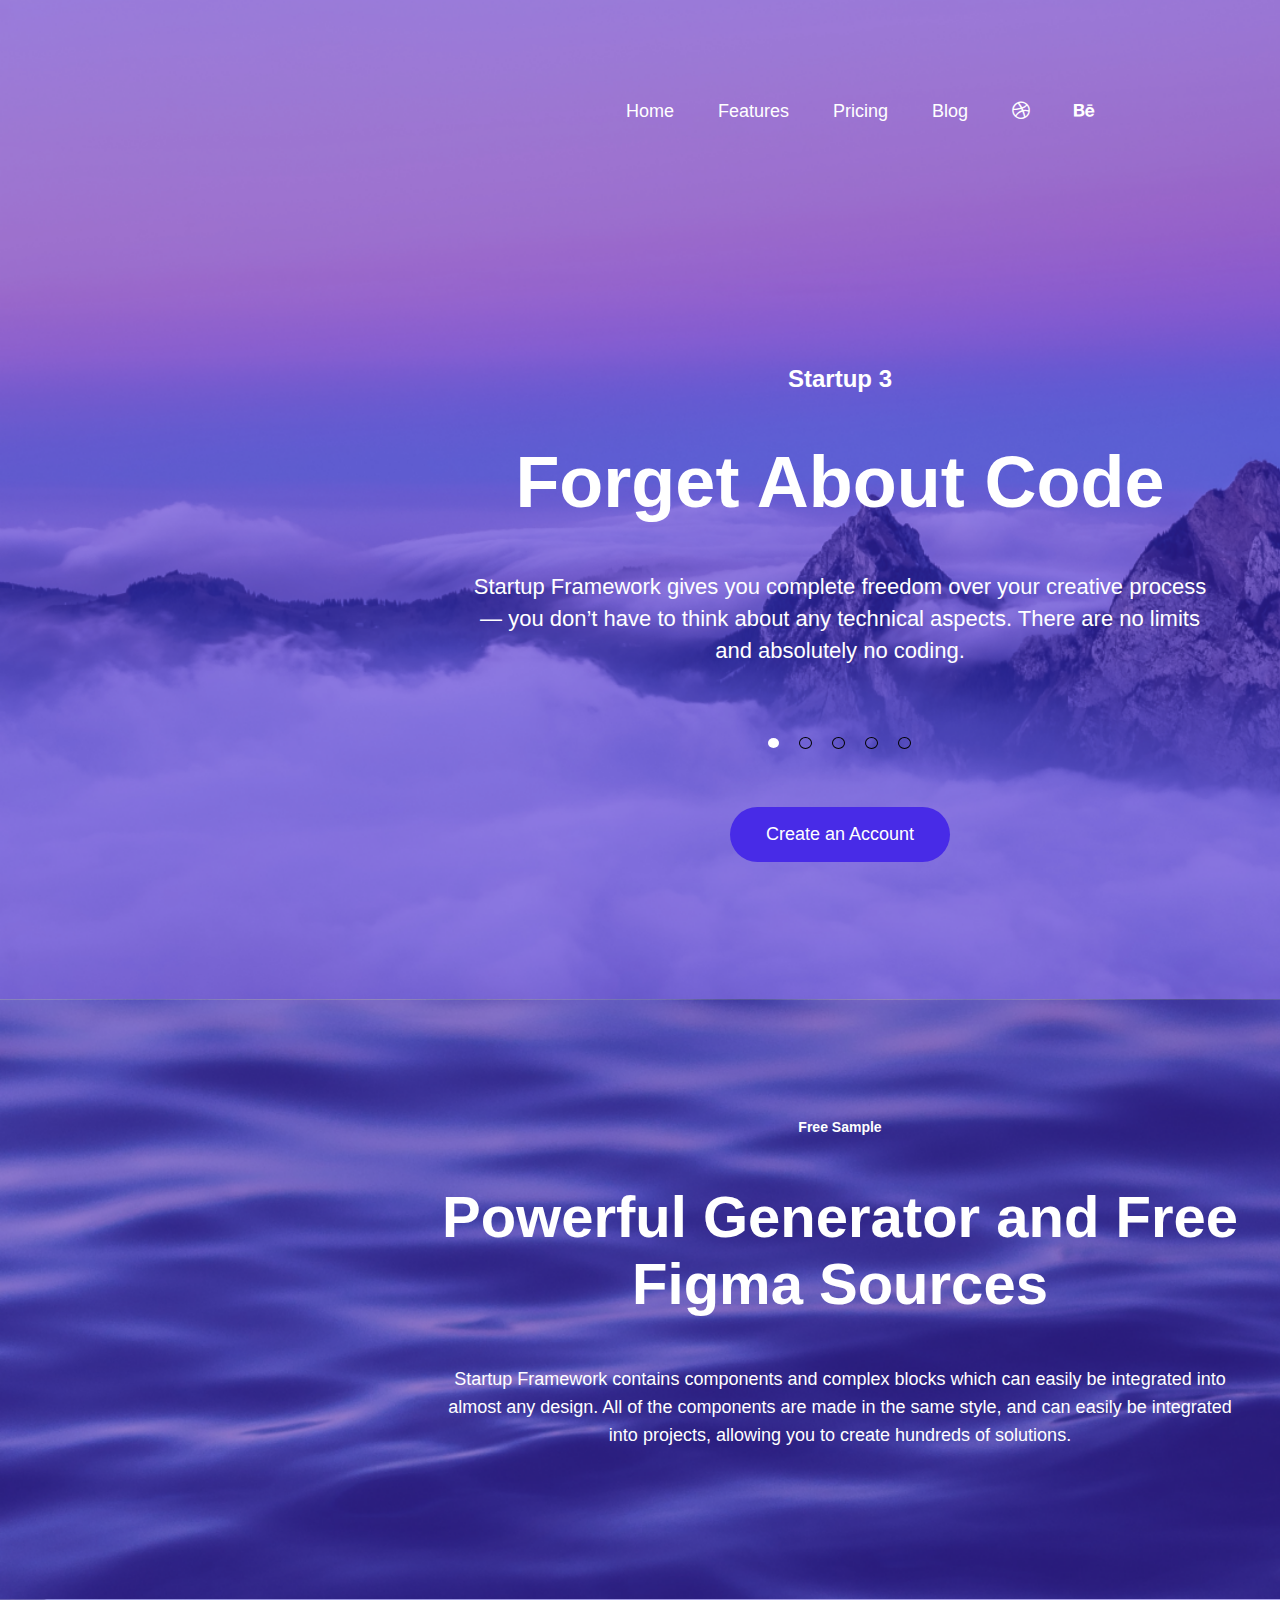
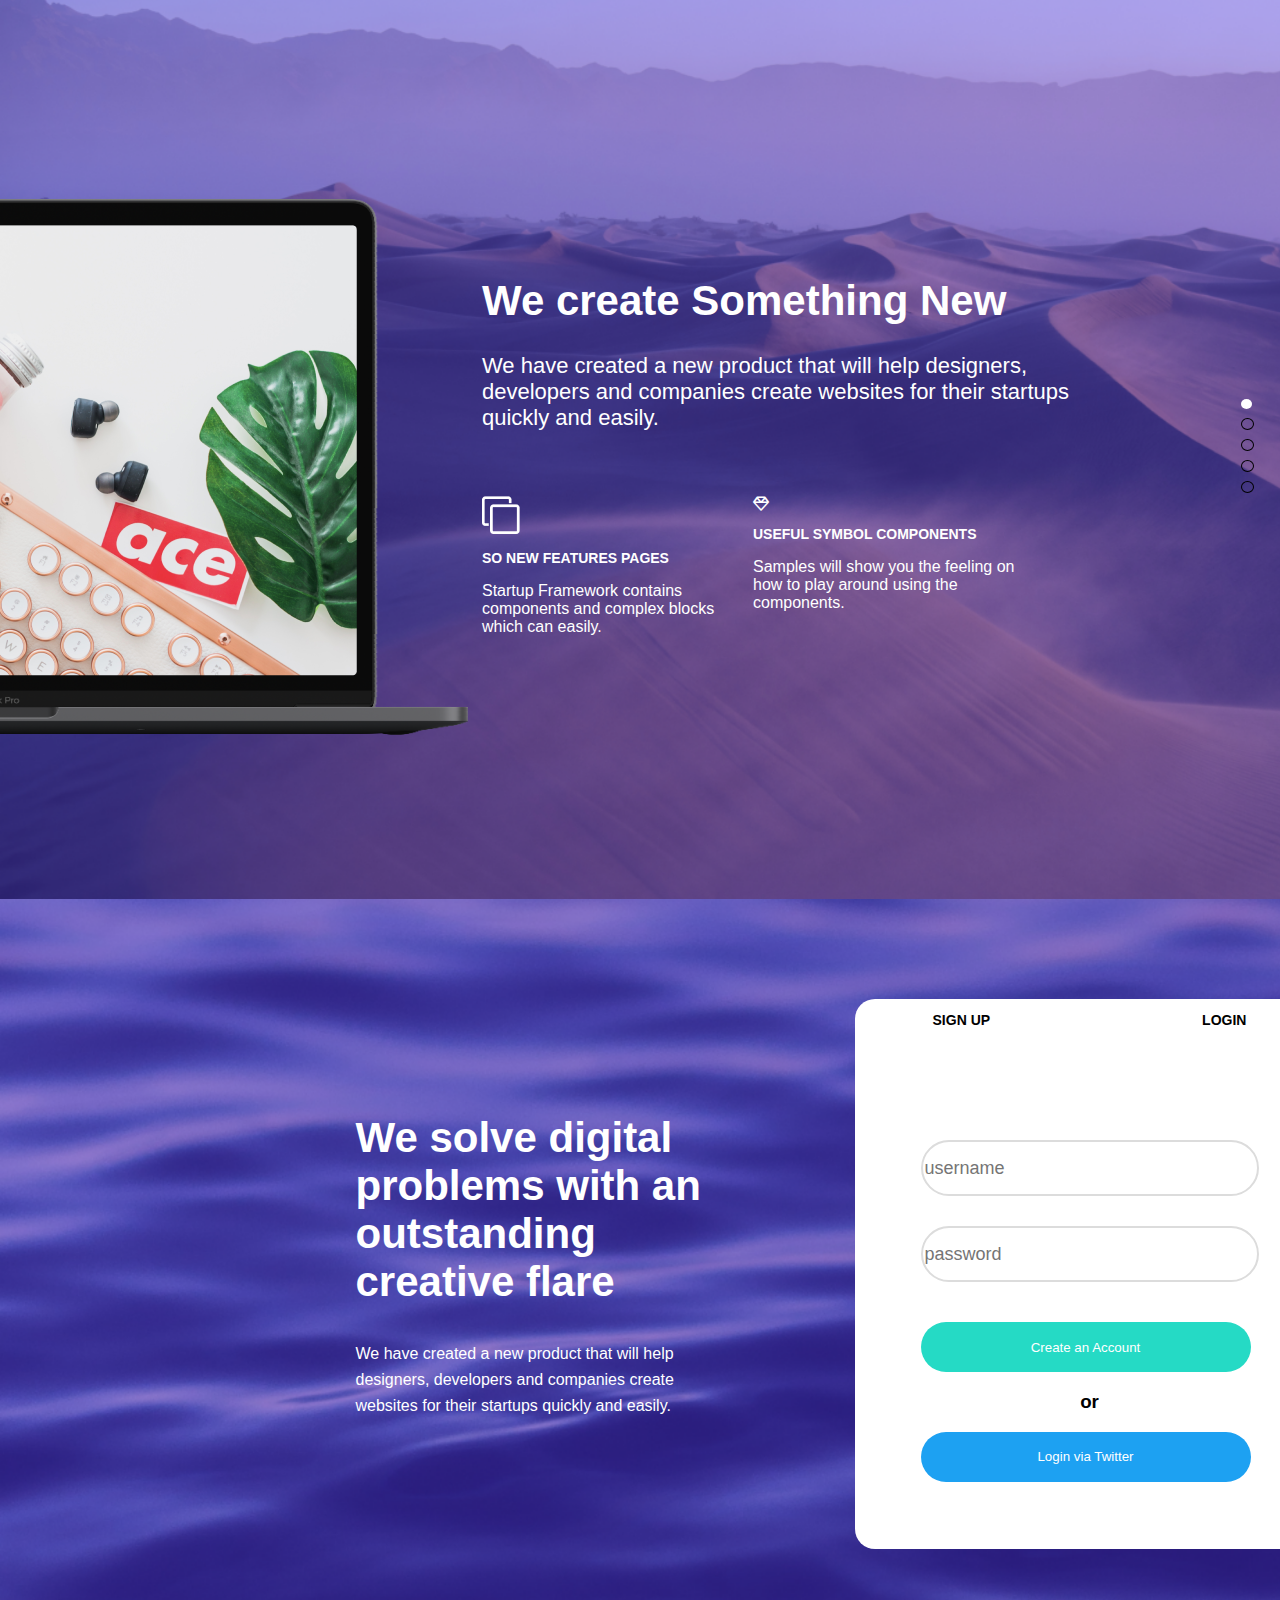
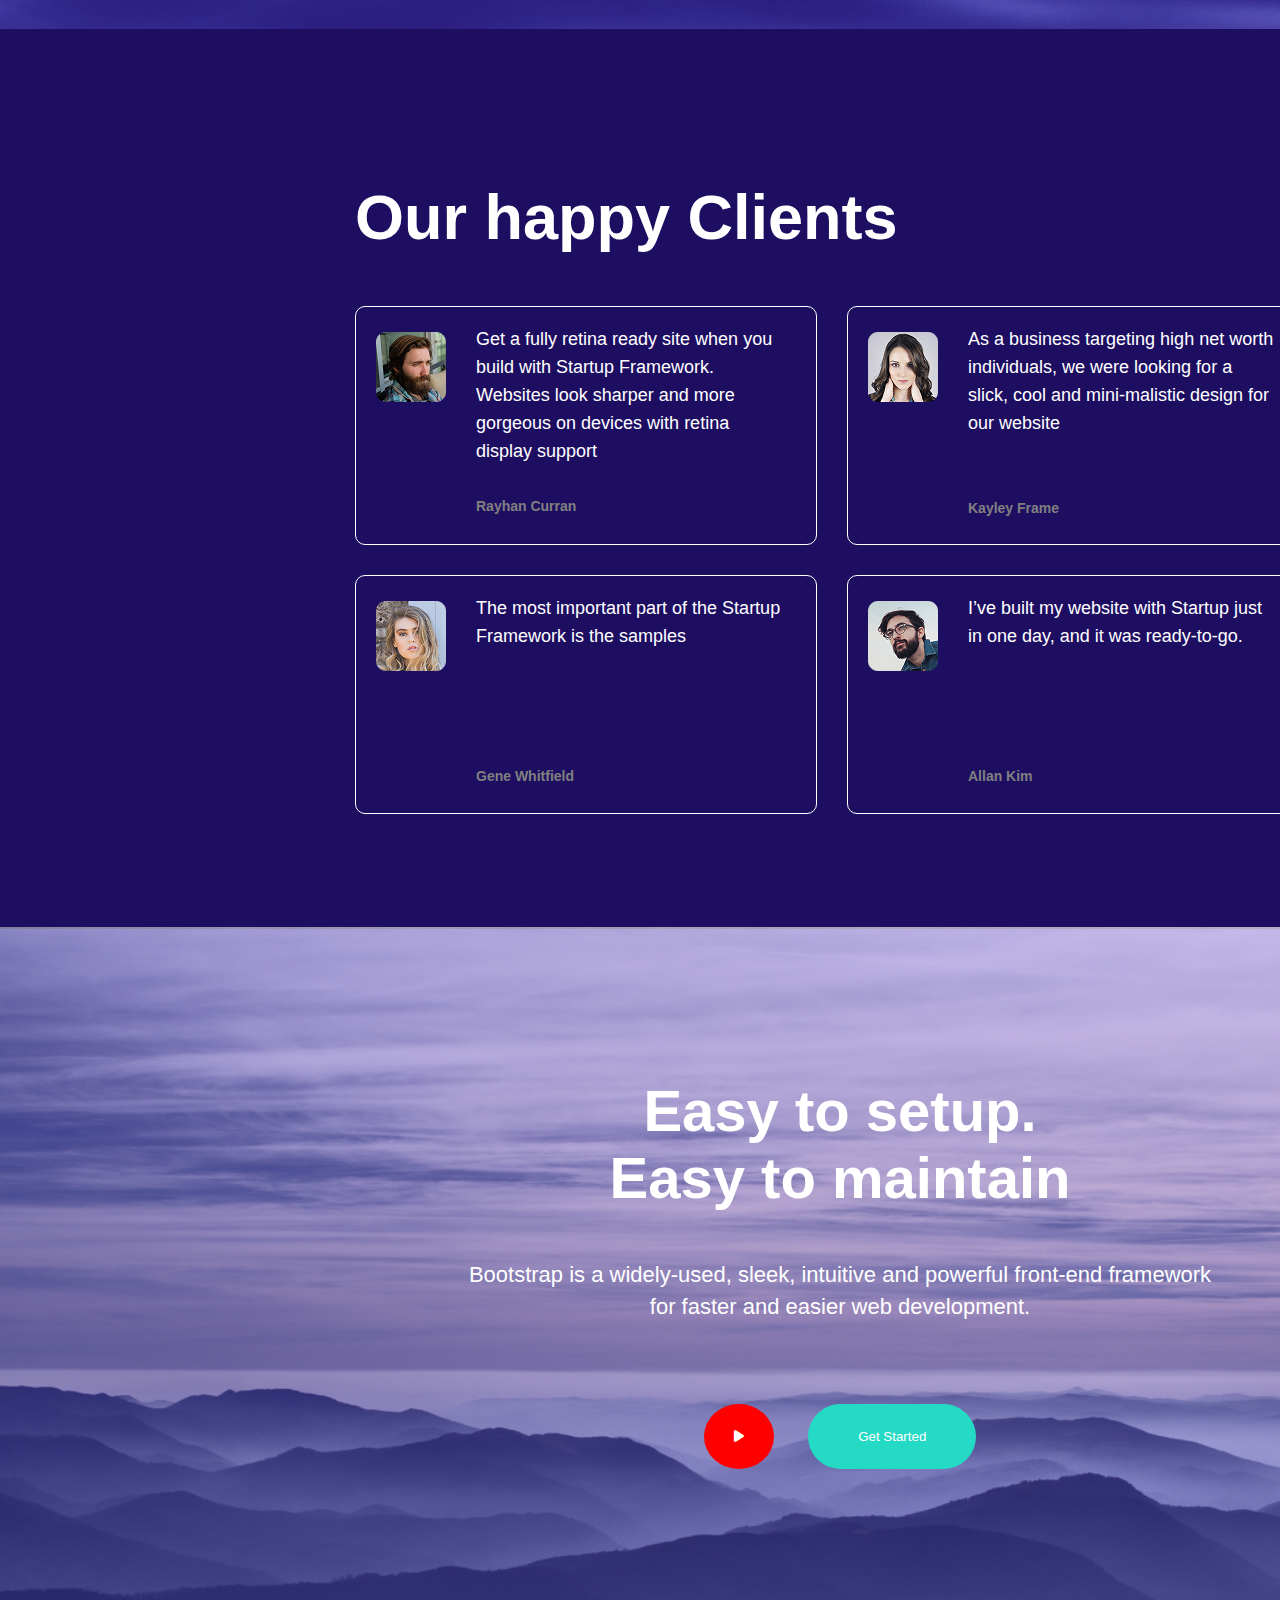
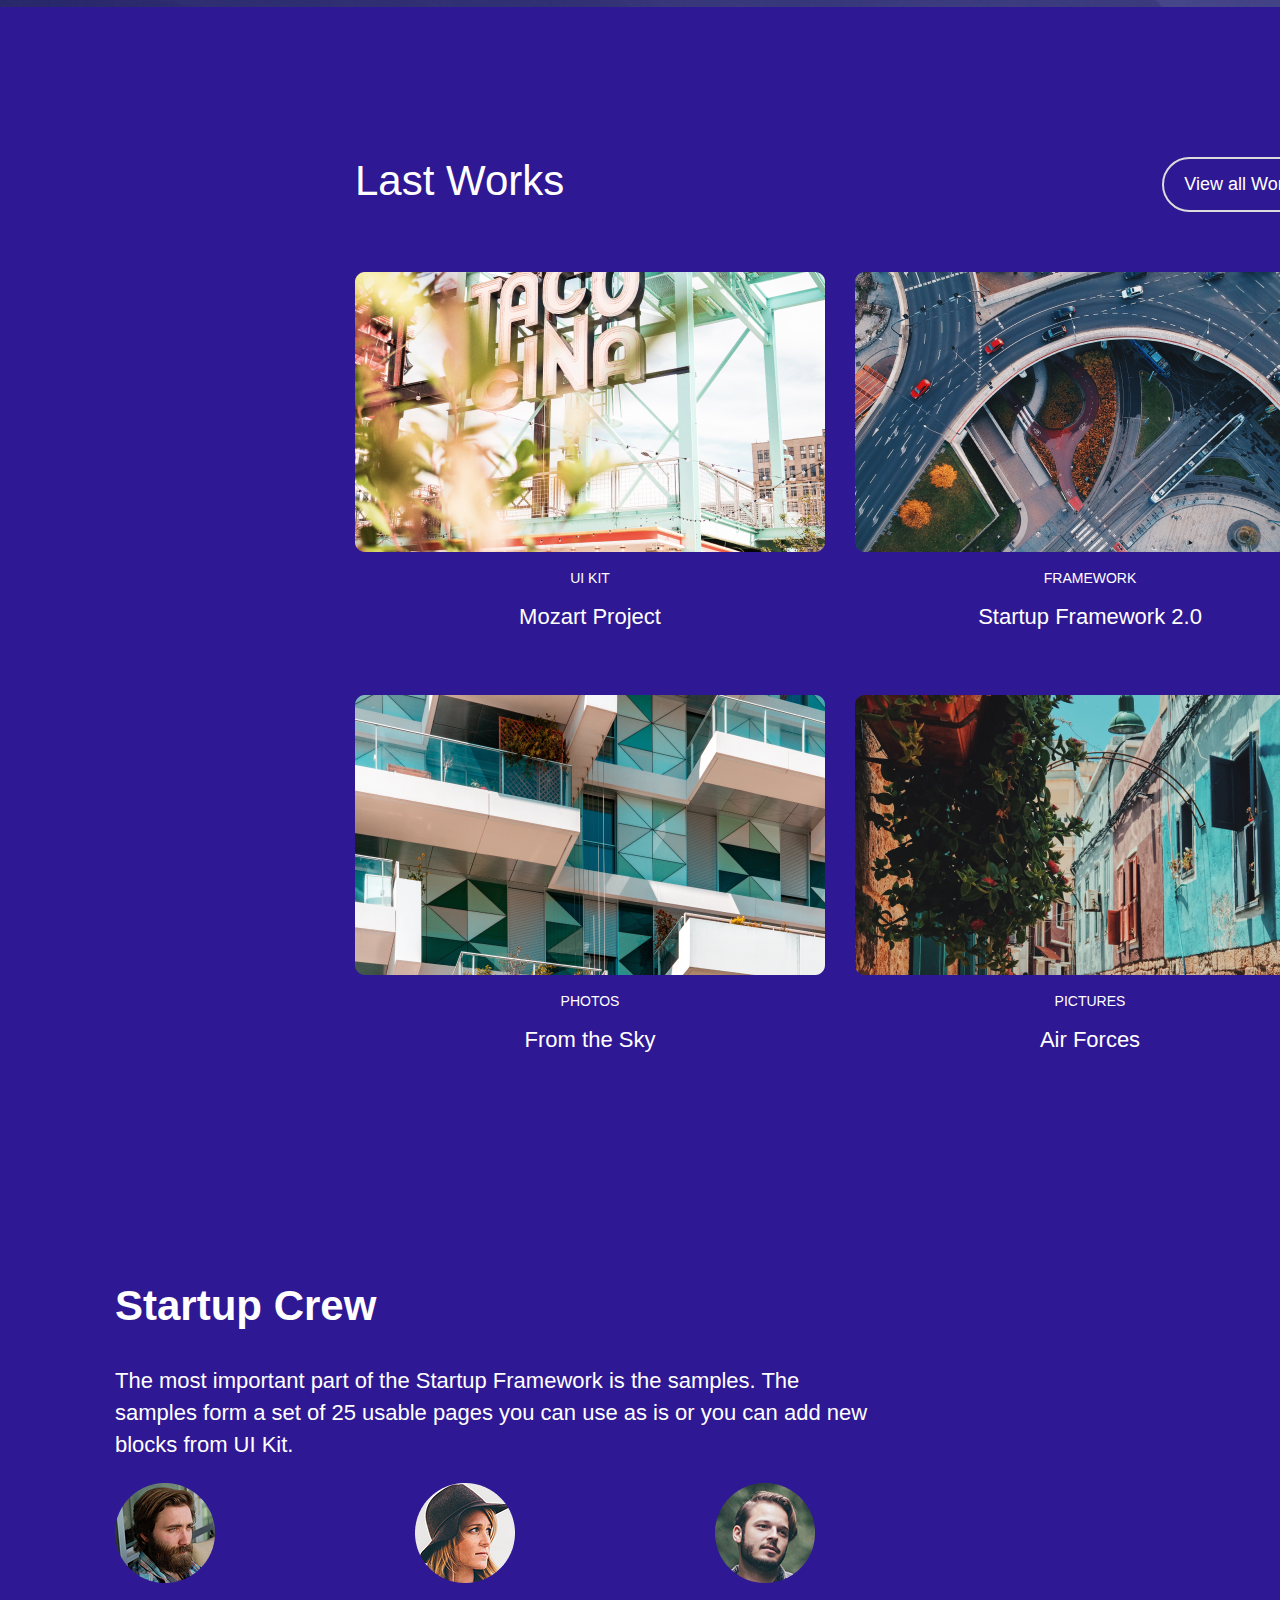
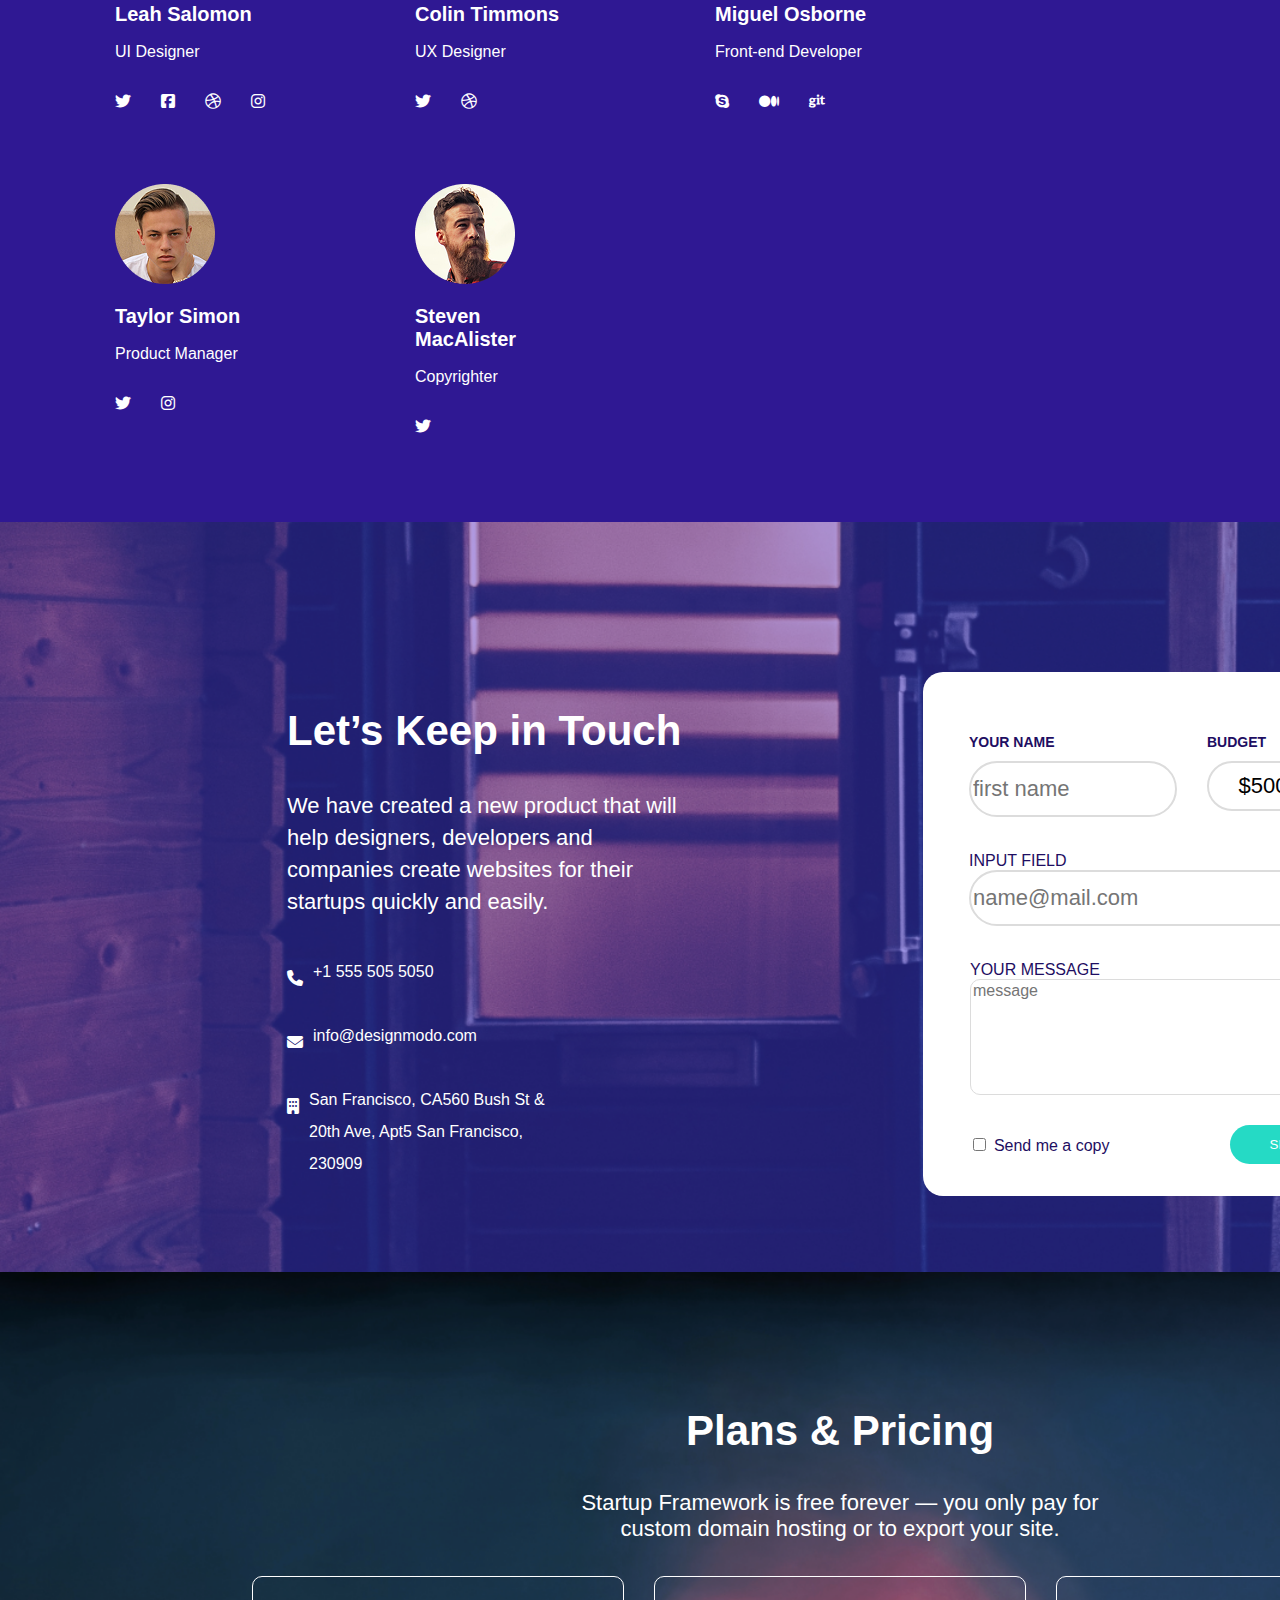
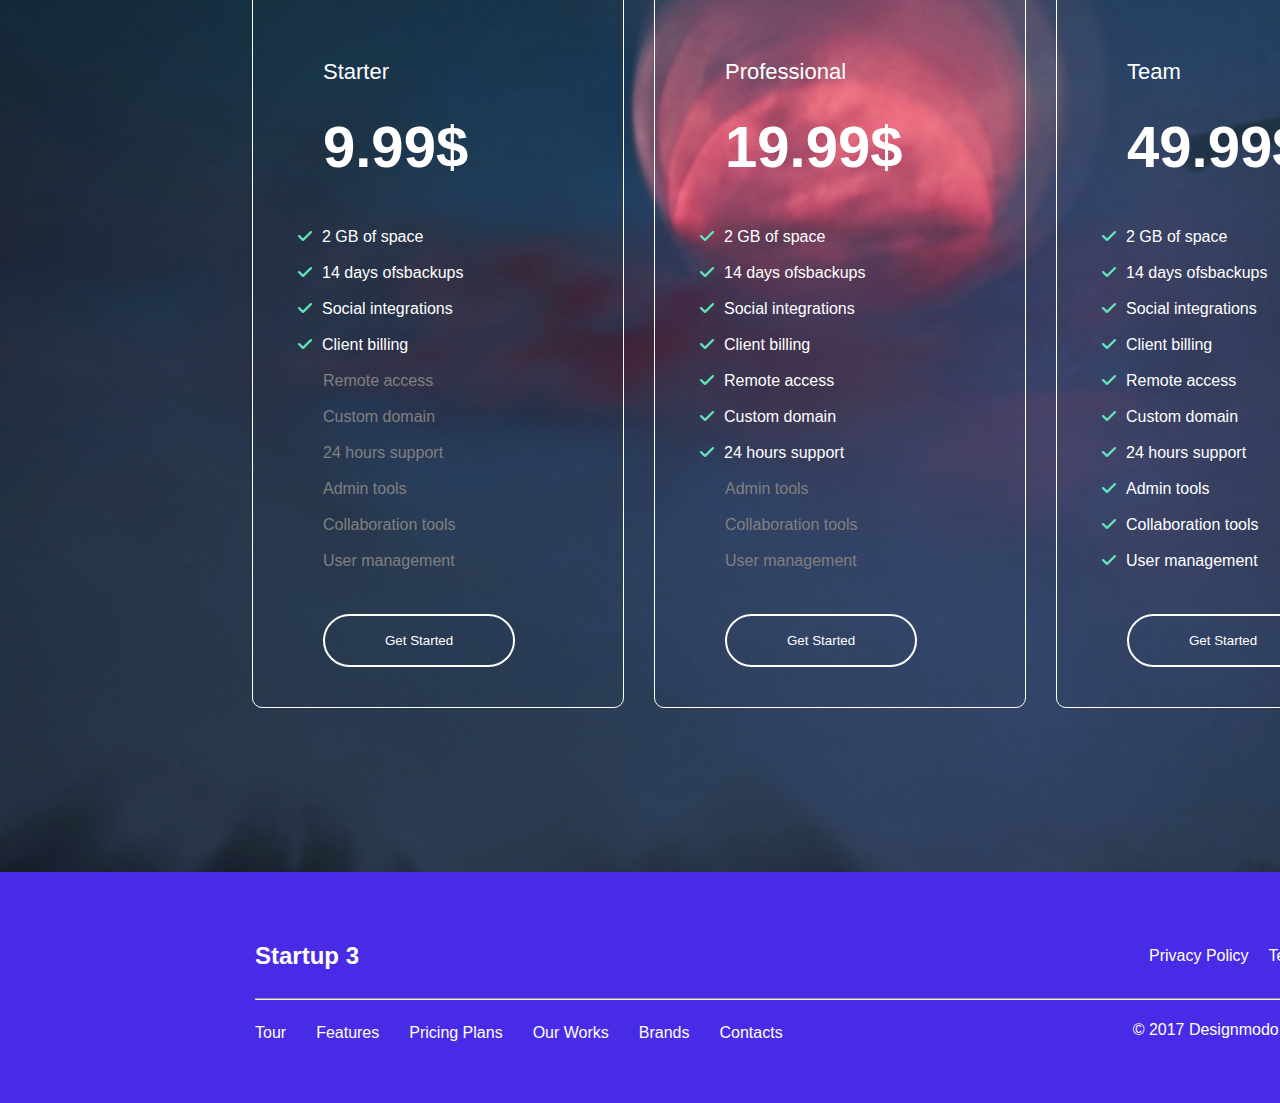
<file: index.html>
<!DOCTYPE html>
<html lang="en">
  <head>
    <meta charset="UTF-8" />
    <meta name="viewport" content="width=device-width, initial-scale=1.0" />
    <link rel="stylesheet" href="https://cdnjs.cloudflare.com/ajax/libs/font-awesome/6.7.2/css/all.min.css"/>
    <link
      rel="stylesheet"
      href="https://cdnjs.cloudflare.com/ajax/libs/font-awesome/4.7.0/css/font-awesome.min.css"
    />
    <link rel="stylesheet" href="index.css" />
    <link rel="stylesheet" href="general.css" />
    <link rel="stylesheet" href="responsive.css">
    <title>Document</title>
  </head>
  <body>
    <div class="container-first">
    <header>
      <nav class="navbar">
        <ul class="navbar-content">
          <li><a href="index.html">Home</a></li>
          <li><a href="#features-content">Features</a></li>
          <li><a href="#pricing">Pricing</a></li>
          <li><a href="">Blog</a></li>
          <li>
            <a href=""><i class="fa-brands fa-dribbble" style="color: #ffffff;"></i></a>
          </li>
          <li>
            <a href=""><i class="fa-brands fa-behance" style="color: #ffffff;"></i></a>
          </li>
        </ul>
      </nav>
    </header>
    <main>
      <div class="hero">
        <div class="hero-content">
          <h2 class="hero-start">Startup 3</h2>
          <h1 class="hero-title">Forget About Code</h1>
          <p class="hero-paragraph">
            Startup Framework gives you complete freedom over your creative
            process — you don’t have to think about any technical aspects. There
            are no limits and absolutely no coding.
          </p>
        </div>
        <div class="hero-second">
          <div class="hero-circles">
            <div class="circle-1"></div>
            <div class="circle"></div>
            <div class="circle"></div>
            <div class="circle"></div>
            <div class="circle"></div>
          </div>
          <a href="#form"><button class="hero-btn">Create an Account</button></a>
        </div>
      </div>
    </main>
  </div>
<!----------------------------------------------------------------->
  <div class="container-second">
    <div class="content">
      <div class="content-text">
        <h3>Free Sample</h3>
        <h2> Powerful Generator and Free Figma Sources</h2>
        <p>Startup Framework contains components and complex blocks which can easily be integrated into almost any design. All of the components are made in the same style, and can easily be integrated into projects, allowing you to create hundreds of solutions.</p>
      </div>
    </div>
  </div>
  <!----------------------------------------------------------------->
      <div class="container-third">
        <div class="features">
          <div id="features-content">
            <div class="features-img"><img src="Mockup.png" alt="" /></div>
            <div class="features-text">
              <h1>We create Something New</h1>
              <p>
                We have created a new product that will help designers, developers
                and companies create websites for their startups quickly and
                easily.
              </p>
              <div class="lower-text">
                <div class="second-features">
                  <div class="second-features-icons">
                    <img src="fa-commenting-o (2).png" alt="" />
                  </div>
                  <div class="second-text">
                    <h2>SO NEW FEATURES PAGES</h2>
                    <p>
                      Startup Framework contains components and complex blocks
                      which can easily.
                    </p>
                  </div>
                </div>
                <div class="third-features">
                  <div class="third-features-icon">
                    <i class="fa-regular fa-gem" ></i>
                  </div>
                  <div class="third-text">
                    <h2>USEFUL SYMBOL COMPONENTS</h2>
                    <p>
                      Samples will show you the feeling on how to play around
                      using the components.
                    </p>
                  </div>
                </div>
              </div>
            </div>
            <div class="hero-second">
              <div class="features-circles">
                <div class="circle-1f"></div>
                <div class="circle-f"></div>
                <div class="circle-f"></div>
                <div class="circle-f"></div>
                <div class="circle-f"></div>
              </div>
          </div>
        </div>
      </div>
    
      <div class="container-fourth">
        <div id="form">
          <div class="form-text">
            <h2>We solve digital problems with an outstanding creative flare</h2>
            <p>We have created a new product that will help designers, developers and companies create websites for their startups quickly and easily.</p>
          </div>
          <div class="form-login" id="form-login" style="display: none" >
            <div class="login-text" >
              <button id="signup-btn-login"><h2>SIGN UP</h2></button>
              <button id="login-btn-login"><h2>LOGIN</h2></button>
            </div>
            <div class="login-body">
              <div class="login-user" >
                <input type="text" placeholder="username">
              </div>
              <div class="login-pass">
                <input type="password" placeholder="password">
              </div>
              <div class="login-buttons">
                <div class="login-btn">
                  <button>Login</button>
                </div>
              </div>
            </div>
          </div>
          <div class="form-signup" id="form-signup">
            <div class="signup-text">
              <button id="signup-btn-signup"><h2>SIGN UP</h2></button>
              <button id="login-btn-signup"><h2>LOGIN</h2></button>
            </div>
            <div class="signup-body">
              <div class="signup-user" >
                <input type="text" placeholder="username">
              </div>
              <div class="signup-pass">
                <input type="password" placeholder="password">
              </div>
              <div class="signup-buttons">
                <div class="signup-btn">
                  <button>Create an Account</button>
                </div>
                <h3>or</h3>
                <div class="twitter-signup">
                  <button>Login via Twitter</button>
                </div>
              </div>
            </div>
          </div>
        </div>
      </div>

      <div class="container-fifth">
        <div class="testimonial">
          <div class="testimonial-h2">
            <h2>Our happy Clients</h2>
          </div>
          <div class="testimonial-clients">
            <div class="box" id="first-box">
              <img src="testimonial img/testimonial pics/Mask.png" alt="">
              <div class="testimonial-text">
                <p>Get a fully retina ready site when you build with Startup Framework. Websites look sharper and more gorgeous on devices with retina display support</p>
              <h2>Rayhan Curran</h2>
              </div>
            </div>
            <div class="box" id="second-box">
              <img src="testimonial img/testimonial pics/Userpic.png" alt="">
              <div class="testimonial-text">
                <p>As a business targeting high net worth individuals, we were looking for a slick, cool and mini-malistic design for our website</p>
              <h2>Kayley Frame</h2>
              </div>
            </div>
            <div class="box" id="third-box">
              <img src="testimonial img/testimonial pics/Mask (1).png" alt="">
             <div class="testimonial-text">
              <p>The most important part of the Startup Framework is the samples</p>
              <h2>Gene Whitfield</h2>
             </div>
            </div>
            <div class="box" id="fourth-box">
              <img src="testimonial img/testimonial pics/Mask (2).png" alt="">
              <div class="testimonial-text">
                <p>I’ve built my website with Startup just in one day, and it was ready-to-go. </p>
              <h2>Allan Kim</h2>
              </div>
            </div>
          </div>
        </div>
      </div>

      <div class="container-sixth">
        <div class="call-to-action">
          <div class="action-text">
            <h2>Easy to setup.<br>
              Easy to maintain</h2>
              <p>Bootstrap is a widely-used, sleek, intuitive and powerful front-end framework for faster and easier web development.</p>
          </div>
          <div class="action-btn">
            <button class="yt-btn"><i class="fa-solid fa-play" style="color: white;"></i></button>
            <button class="start-btn">Get Started</button>
          </div>
        </div>
      </div>
      
      <div class="container-seven">
        <div class="showcase">
          <div class="showcase-text">
            <h2>Last Works</h2>
            <button>View all Works</button>
         </div>
         <div class="showcase-img">
             <div class="box1">
              <img src="showcase pics/Mask (3).png" alt="">
              <h3>UI KIT</h3>
              <h2>Mozart Project</h2>
             </div>
             <div class="box2">
              <img src="showcase pics/Mask (4).png" alt="">
              <h3>FRAMEWORK</h3>
              <h2>Startup Framework 2.0</h2>
             </div>
             <div class="box3">
              <img src="showcase pics/Mask (5).png" alt="">
              <h3>PHOTOS</h3>
              <h2>From the Sky</h2>
             </div>
             <div class="box4">
              <img src="showcase pics/Mask (6).png" alt="">
              <h3>PICTURES</h3>
              <h2>Air Forces</h2>
             </div>
         </div>
        </div>
      </div>

      <div class="container-eight">
        <div class="team">
          <div class="team-text">
             <h2>Startup Crew</h2>
             <p>The most important part of the Startup Framework is the samples. The samples form a set of 25 usable pages you can use as is or you can add new blocks from UI Kit.</p>
          </div>
          <div class="team-img">
            <div class="team-box">
              <img src="team pics/Mask (7).png" alt="">
              <h2>Leah Salomon</h2>
              <h3>UI Designer</h3>
              <div class="team-icons">
                <i class="fa-brands fa-twitter"></i>
                <i class="fa-brands fa-square-facebook"></i>
                <i class="fa-brands fa-dribbble"></i>
                <i class="fa-brands fa-instagram"></i>
              </div>
            </div>
            <div class="team-box">
              <img src="team pics/Mask (8).png" alt="">
              <h2>Colin Timmons</h2>
              <h3>UX Designer</h3>
              <div class="team-icons">
                <i class="fa-brands fa-twitter"></i>
                <i class="fa-brands fa-dribbble"></i>
              </div>
            </div>
            <div class="team-box">
              <img src="team pics/Mask (9).png" alt="">
              <h2>Miguel Osborne</h2>
              <h3>Front-end Developer</h3>
              <div class="team-icons">
                <i class="fa-brands fa-skype"></i>
                <i class="fa-brands fa-medium"></i>
                <i class="fa-brands fa-git"></i>
              </div>
            </div>
            <div class="team-box">
              <img src="team pics/Mask (10).png" alt="">
              <h2>Taylor Simon</h2>
              <h3>Product Manager</h3>
              <div class="team-icons">
                <i class="fa-brands fa-twitter"></i>
                <i class="fa-brands fa-instagram"></i>
              </div>
            </div>
            <div class="team-box">
              <img src="team pics/Mask (11).png" alt="">
              <h2>Steven MacAlister</h2>
              <h3>Copyrighter</h3>
              <div class="team-icons">
                <i class="fa-brands fa-twitter"></i>
              </div>
            </div>
          </div>
        </div>
      </div>

      <div class="container-nine">
        <div class="contacts">
          <div class="contacts-text">
            <h2>Let’s Keep in Touch</h2>
            <p>We have created a new product that will help designers, developers and companies create websites for their startups quickly and easily.</p>
          <div class="contacts-icons">
            <div class="contacts-num">
              <i class="fa-solid fa-phone" style="color: #ffffff;"></i>
              <p>+1 555 505 5050</p>
            </div>
            <div class="contacts-mail">
              <i class="fa-solid fa-envelope" style="color: #ffffff;"></i>
              <p>info@designmodo.com</p>
            </div>
            <div class="contacts-address">
              <i class="fa-solid fa-building" style="color: #ffffff;"></i>
            <p>San Francisco, CA560 Bush St & 20th Ave, Apt5 San Francisco, 230909</p>
            </div>
          </div>
        </div>
        
        
        <div class="contacts-box">
          <div class="contacts-signup">
            <div class="contacts-name">
              <h2>YOUR NAME</h2>
              <input type="text" placeholder="first name">
            </div>
            <div class="contacts-budget">
              <h2>BUDGET</h2>
              <button>$500 <i class="fa-sharp-duotone fa-solid fa-circle-chevron-down" style="--fa-primary-color: #7a7a7a; --fa-secondary-color: #7a7a7a;"></i></button>
            </div>
          </div>
          <div class="input-field">
            <label for="text">INPUT FIELD</label>
            <input type="text" placeholder="name@mail.com">
          </div>
          <div class="message">
            <label for="text">YOUR MESSAGE</label>
           <textarea name="your message" placeholder="message"></textarea>
          </div>
          <div class="submit-btn">
            <div class="checkbox">
              <input type="checkbox" value="yes">
              Send me a copy</div>
            <button>SEND</button>
          </div>
        </div>
      </div>
    </div>

    <div class="container-ten">
      <div class="Pricing-table">
        <div class="Pricing-text">
          <h2  id="pricing">Plans & Pricing</h2>
          <p>Startup Framework is free forever — you only pay for custom domain hosting or to export your site.</p>
        </div>
        <div class="pricing-box">
          <div class="Starter">
            <h2>Starter</h2>
            <h3>9.99$</h3>
            <div class="checked">
              <li><i class="fa-solid fa-check" style="color: #63E6BE;"></i>2 GB of space</li>
              <li><i class="fa-solid fa-check" style="color: #63E6BE;"></i>14 days ofsbackups</li>
              <li><i class="fa-solid fa-check" style="color: #63E6BE;"></i>Social integrations</li>
              <li><i class="fa-solid fa-check" style="color: #63E6BE;"></i>Client billing</li>
            </div>
            <ul>
              <li>Remote access</li>
              <li>Custom domain</li>
              <li>24 hours support</li>
              <li>Admin tools</li>
              <li>Collaboration tools</li>
              <li>User management</li>
            </ul>
            <button>Get Started</button>
          </div>

          <div class="professional">
            <h2>Professional</h2>
            <h3>19.99$</h3>
            <div class="checked">
              <li><i class="fa-solid fa-check" style="color: #63E6BE;"></i>2 GB of space</li>
              <li><i class="fa-solid fa-check" style="color: #63E6BE;"></i>14 days ofsbackups</li>
              <li><i class="fa-solid fa-check" style="color: #63E6BE;"></i>Social integrations</li>
              <li><i class="fa-solid fa-check" style="color: #63E6BE;"></i>Client billing</li>
              <li><i class="fa-solid fa-check" style="color: #63E6BE;"></i>Remote access</li>
              <li><i class="fa-solid fa-check" style="color: #63E6BE;"></i>Custom domain</li>
              <li><i class="fa-solid fa-check" style="color: #63E6BE;"></i>24 hours support</li>
            </div>
            <ul>
              <li>Admin tools</li>
              <li>Collaboration tools</li>
              <li>User management</li>
            </ul>
            <button>Get Started</button>
          </div>

          <div class="team-pricing">
            <h2>Team</h2>
            <h3>49.99$</h3>
            <div class="checked">
              <li><i class="fa-solid fa-check" style="color: #63E6BE;"></i>2 GB of space</li>
              <li><i class="fa-solid fa-check" style="color: #63E6BE;"></i>14 days ofsbackups</li>
              <li><i class="fa-solid fa-check" style="color: #63E6BE;"></i>Social integrations</li>
              <li><i class="fa-solid fa-check" style="color: #63E6BE;"></i>Client billing</li>
              <li><i class="fa-solid fa-check" style="color: #63E6BE;"></i>Remote access</li>
              <li><i class="fa-solid fa-check" style="color: #63E6BE;"></i>Custom domain</li>
              <li><i class="fa-solid fa-check" style="color: #63E6BE;"></i>24 hours support</li>
              <li><i class="fa-solid fa-check" style="color: #63E6BE;"></i>Admin tools</li>
              <li><i class="fa-solid fa-check" style="color: #63E6BE;"></i>Collaboration tools</li>
              <li><i class="fa-solid fa-check" style="color: #63E6BE;"></i>User management</li>
            </div>
            <button>Get Started</button>
          </div>
        </div>
      </div>
    </div>
     <footer>
      <div class="footer-items">
        <div class="top-footer">
          <h2>Startup 3</h2>
          <ul>
            <li>Privacy Policy</li>
            <li>Terms</li>
            <li><i class="fa-brands fa-twitter" style="color: #ffffff;"></i></li>
            <li><i class="fa-brands fa-facebook-f" style="color: #ffffff;"></i></li>
            <li><i class="fa-brands fa-google-plus-g" style="color: #ffffff;"></i></li>
          </ul>
        </div>
        <div class="line"> 
          <hr>
        </div>
        <div class="bottom-footer">
          <ul>
            <li>Tour</li>
            <li>Features</li>
            <li>Pricing Plans</li>
            <li>Our Works</li>
            <li>Brands</li>
            <li>Contacts</li>
          </ul>
          <h2>© 2017 Designmodo. All rights reserved.</h2>
        </div>
      </div>
     </footer>
    <script src="index.js"></script>
  </body>
</html>
</file>
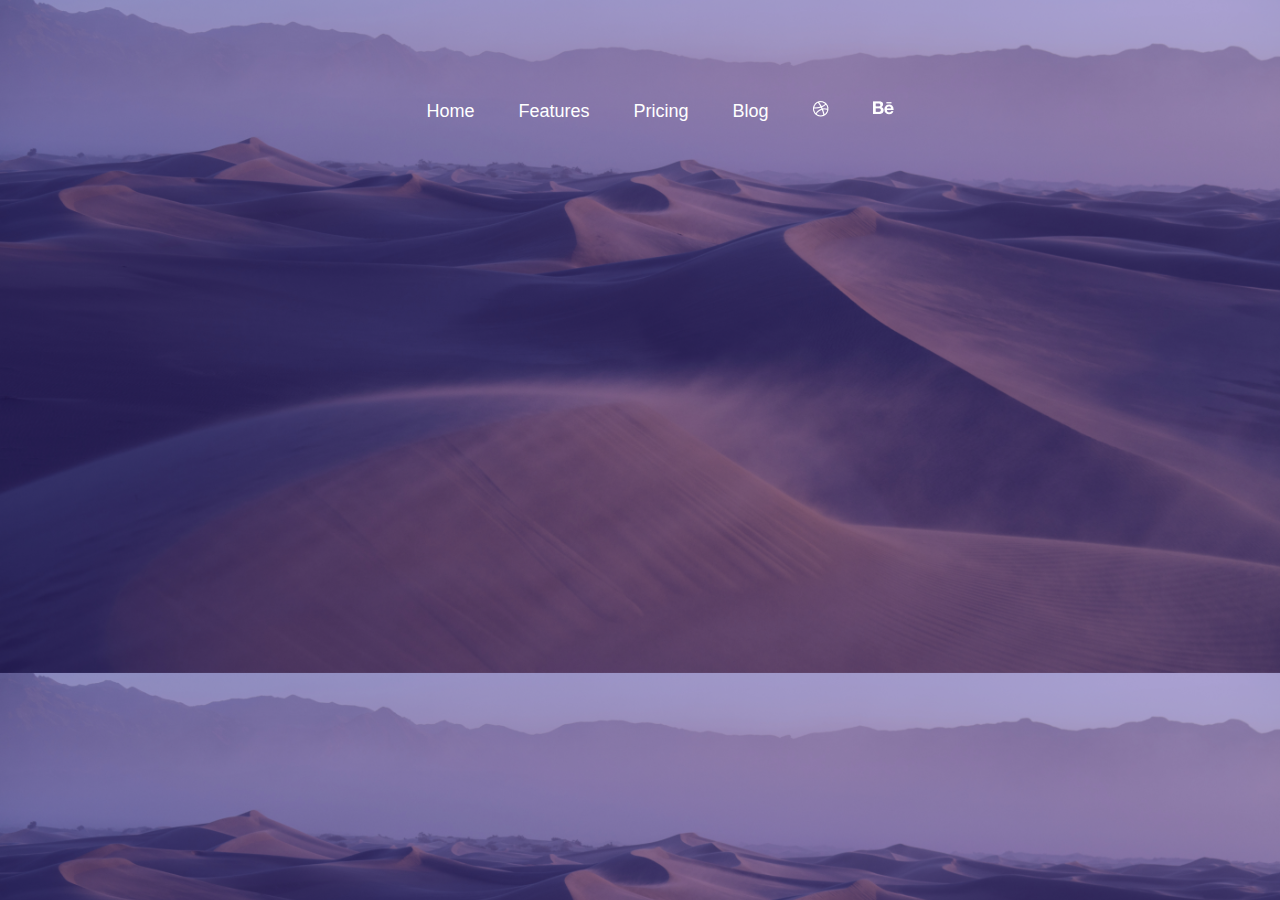
<file: features.html>
<!DOCTYPE html>
<html lang="en">
  <head>
    <meta charset="UTF-8" />
    <meta name="viewport" content="width=device-width, initial-scale=1.0" />
    <link
      rel="stylesheet"
      href="https://cdnjs.cloudflare.com/ajax/libs/font-awesome/4.7.0/css/font-awesome.min.css"
    />
    <link rel="stylesheet" href="general.css" />
    <link rel="stylesheet" href="features.css" />
    <title>Document</title>
  </head>
  <body>
    <header>
      <nav class="navbar">
        <ul class="navbar-content">
          <li><a href="index.html">Home</a></li>
          <li><a href="features.html">Features</a></li>
          <li><a href="">Pricing</a></li>
          <li><a href="">Blog</a></li>
          <li><img src="nav-icons/fa-dribbble.png" alt="" /></li>
          <li><img src="nav-icons/fa-behance.png" alt="" /></li>
        </ul>
      </nav>
    </header>

    <main></main>
  </body>
</html>
</file>
<file: index.css>
html {
  scroll-behavior: smooth;
}
body {
  max-width: 1440px;
  background-color: #482be7;
  padding: 0;
  margin: 0;
}
.container-first {
  background-image: url(background-hero.png);
  background-size: cover;
  background-repeat: no-repeat;
  width: 1680px;
  height: 1000px;
}
.hero {
  margin-top: 142px;
  justify-self: center;
  align-items: center;
  width: 736px;
  height: 257px;
}
.hero-start {
  text-align: center;
  color: white;
  font-size: 24px;
}
.hero-title {
  text-align: center;
  color: white;
  font-size: 72px;
  font-weight: 700;
}
.hero-paragraph {
  text-align: center;
  color: white;
  font-size: 22px;
  line-height: 32px;
}
.hero-second {
  justify-self: center;
}
.hero-circles {
  justify-self: center;
  display: flex;
  gap: 20px;
}
.circle-1 {
  width: 11px;
  height: 10px;
  border-radius: 50%;
  background-color: white;
  margin-bottom: 58px;
  margin-top: 49px;
}
.circle {
  width: 11px;
  height: 10px;
  border-radius: 50%;
  background-color: transparent;
  border: 1px solid;
  margin-bottom: 58px;
  margin-top: 48px;
}
.hero-btn {
  padding: 17px 36px;
  background-color: #482be7;
  color: white;
  font-size: 18px;
  font-weight: 500;
  border: 0;
  border-radius: 50px;
}
.container-second {
  background-image: url(background-content-form.png);
  background-size: cover;
  background-repeat: no-repeat;
  width: 1680px;
  height: 600px;
}
.content {
  justify-items: center;
  text-align: center;
  margin-top: -15px;
}
.content-text {
  color: white;
  width: 815px;
  height: 307px;
}
.content-text h3 {
  padding-top: 120px;
  font-size: 14px;
}
.content-text h2 {
  font-size: 58px;
  font-weight: 800;
}
.content-text p {
  font-size: 18px;
  font-weight: 30px;
  line-height: 28px;
}
.container-third {
  background-image: url(background-features.png);
  background-size: cover;
  background-repeat: no-repeat;
  width: 1680px;
  height: 900px;
}
#features-content {
  display: flex;
  padding-top: 200px;
}
.features-text {
  color: white;
  width: 600px;
  height: 168px;
  margin-top: 50px;
}
.features-text h1 {
  font-size: 42px;
}
.features-text p {
  font-size: 22px;
}

.lower-text {
  display: flex;
  margin-top: 65px;
}
.second-text {
  width: 271px;
  height: 186px;
}
.second-text h2 {
  font-size: 14px;
  font-weight: 100px;
}
.second-text p {
  font-size: 16px;
  font-weight: 50px;
}
.third-features {
  width: 271px;
  height: 186px;
}
.third-features h2 {
  font-size: 14px;
  font-weight: 100px;
}
.third-features p {
  font-size: 16px;
  font-weight: 50px;
}
.features-circles {
  display: flex;
  flex-direction: column;
  gap: 9px;
  margin-left: 159px;
  margin-top: 200px;
}
.circle-1f {
  width: 11px;
  height: 10px;
  border-radius: 50%;
  background-color: white;
}
.circle-f {
  width: 11px;
  height: 10px;
  border-radius: 50%;
  background-color: transparent;
  border: 1px solid;
}
.container-fourth {
  background-image: url(background-content-form.png);
  background-size: cover;
  background-repeat: no-repeat;
  width: 1680px;
  height: 750px;
}
#form {
  margin-top: 160px;
  display: flex;
  justify-self: center;
  gap: 130px;
  padding-top: 100px;
}
.form-text {
  width: 369px;
  height: 318px;
  color: white;
  padding-top: 80px;
}
.form-text h2 {
  font-size: 42px;
  font-weight: 600;
}
.form-text p {
  font-size: 16px;
  font-weight: 50;
  line-height: 26px;
}
.form-signup {
  width: 470px;
  height: 550px;
  background-color: white;
  border: 0;
  border-radius: 20px;
}
.signup-text {
  display: flex;
  justify-self: center;
  gap: 200px;
  color: #1e0e62;
}
.signup-text h2 {
  font-size: 14px;
}
.signup-text button {
  background-color: transparent;
  border: 0;
}
.signup-text button:hover {
  color: #25dac5;
  cursor: pointer;
}
.signup-body {
  justify-self: center;
  padding-top: 100px;
}

.signup-user input {
  width: 330px;
  height: 50px;
  border: 1;
  border-color: gainsboro;
  border-radius: 50px;
  border-style: solid;
  font-size: 18px;
  background-color: white;
}
.signup-pass input {
  width: 330px;
  height: 50px;
  border: 1;
  border-color: gainsboro;
  border-radius: 50px;
  border-style: solid;
  font-size: 18px;
  margin-top: 30px;
  background-color: transparent;
}
.signup-buttons h3 {
  justify-self: center;
}
.signup-btn button {
  margin-top: 40px;
  width: 330px;
  height: 50px;
  border-radius: 50px;
  border: 0;
  background-color: #25dac5;
  color: white;
}
.signup-btn button:hover {
  background-color: #1ba191;
}
.twitter-signup button {
  width: 330px;
  height: 50px;
  border-radius: 50px;
  border: 0;
  background-color: #1da1f2;
  color: white;
}
.twitter-signup button:hover {
  background-color: #1d81be;
}
.form-login {
  width: 470px;
  height: 550px;
  background-color: white;
  border: 0;
  border-radius: 20px;
}
.login-text {
  display: flex;
  justify-self: center;
  gap: 200px;
  color: #1e0e62;
}
.login-text button {
  background-color: transparent;
  border: 0;
}
.login-text h2 {
  font-size: 14px;
}
.login-text button:hover {
  color: #25dac5;
  cursor: pointer;
}
.login-body {
  justify-self: center;
  padding-top: 100px;
}
.login-user input {
  width: 330px;
  height: 50px;
  border: 1;
  border-color: gainsboro;
  border-radius: 50px;
  border-style: solid;
  font-size: 18px;
  background-color: white;
}
.login-pass input {
  width: 330px;
  height: 50px;
  border: 1;
  border-color: gainsboro;
  border-radius: 50px;
  border-style: solid;
  font-size: 18px;
  margin-top: 30px;
  background-color: transparent;
}
.login-buttons h3 {
  justify-self: center;
}
.login-btn button {
  margin-top: 40px;
  width: 330px;
  height: 50px;
  border-radius: 50px;
  border: 0;
  background-color: #25dac5;
  color: white;
}
.login-btn button:hover {
  background-color: #1ba191;
}
.container-fifth {
  width: 1680px;
  height: 900px;
  margin-top: -20px;
  background-color: #1e0e62;
}
.testimonial {
  padding-top: 100px;
  justify-self: center;
}
.testimonial-h2 {
  color: white;
  font-size: 42px;
  font-weight: 600;
}
.testimonial-clients {
  display: flex;
  flex-wrap: wrap;
  width: 970px;
  height: 504px;
  gap: 30px;
}
.box {
  display: flex;
  color: white;
  width: 460px;
  height: 237px;
  border: 1px solid white;
  border-radius: 10px;
}
.box img {
  width: 70px;
  height: 70px;
  padding-right: 30px;
  padding-top: 25px;
  padding-left: 20px;
}
.box p {
  font-size: 18px;
  line-height: 28px;
  width: 307px;
}
.testimonial-text h2 {
  font-size: 14px;
  color: gray;
}
#first-box h2 {
  padding-top: 15px;
}
#second-box h2 {
  padding-top: 45px;
}
#third-box h2 {
  padding-top: 100px;
}
#fourth-box h2 {
  padding-top: 100px;
}

.container-sixth {
  background-image: url(Background\ action.png);
  background-size: cover;
  background-repeat: no-repeat;
  width: 1680px;
  height: 700px;
  margin-top: -50px;
}
.call-to-action {
  justify-self: center;
  text-align: center;
}
.action-text {
  color: white;
  width: 770px;
  height: 277px;
}
.action-text h2 {
  padding-top: 150px;
  font-size: 58px;
  font-weight: 600;
}
.action-text p {
  font-size: 22px;
  font-weight: 50px;
  line-height: 32px;
}
.action-btn {
  padding-top: 200px;
}
.yt-btn {
  padding: 25px;
  padding-left: 30px;
  padding-right: 30px;
  border-radius: 100%;
  background-color: red;
  border: 0;
  margin-right: 30px;
}
.yt-btn:hover {
  background-color: pink;
}
.start-btn {
  padding: 25px;
  padding-left: 50px;
  padding-right: 50px;
  border-radius: 50px;
  border: 0;
  background-color: #25dac5;
  color: white;
}
.start-btn:hover {
  background-color: white;
  color: black;
  transition-duration: 0.3s;
}
.container-seven {
  background-color: #2f1893;
  color: white;
  width: 1680px;
  height: 1130px;
  margin-top: -20px;
}
.showcase {
  justify-self: center;
}
.showcase-text {
  padding-top: 150px;
  padding-bottom: 60px;
  display: flex;
  gap: 598px;
}
.showcase-text h2 {
  font-size: 42px;
  font-weight: 400;
  margin: 0;
}
.showcase-text button {
  padding: 15px;
  padding-left: 20px;
  padding-right: 20px;
  font-size: 18px;
  color: white;
  background-color: transparent;
  border: 1;
  border-color: gainsboro;
  border-style: solid;
  border-radius: 50px;
}
.showcase-img {
  display: flex;
  flex-wrap: wrap;
  width: 970px;
  height: 816px;
  gap: 30px;
  text-align: center;
}
.showcase-img h3 {
  font-size: 14px;
  font-weight: 20;
}
.showcase-img h2 {
  font-size: 22px;
  font-weight: 30;
}
.container-eight {
  width: 1680px;
  height: 990px;
  background-color: #2f1893;
  margin-top: -40px;
  color: white;
}
.team {
  justify-self: left;
  margin-left: 115px;

  width: 774px;
  height: 179px;
}
.team-text h2 {
  padding-top: 150px;
  font-size: 42px;
  font-weight: 600;
}
.team-text p {
  width: 754px;
  font-size: 22px;
  line-height: 32px;
}
.team-img {
  display: flex;
  flex-wrap: wrap;
  width: 763px;
  height: 543px;
  row-gap: 60px;
  column-gap: 146px;
}
.team-box {
  width: 154px;
  height: 241px;
}
.team-box h2 {
  font-size: 20px;
}
.team-box h3 {
  font-size: 16px;
  font-weight: 20;
}
.team-icons {
  display: flex;
  gap: 30px;
  height: 16px;
  padding-top: 16px;
}
.container-nine {
  background-image: url(Background\ contact.png);
  background-size: cover;
  background-repeat: no-repeat;
  height: 770px;
  color: white;
  align-items: center;
}
.contacts {
  padding-top: 150px;
  justify-self: center;
  display: flex;
  gap: 200px;
}
.contacts-text h2 {
  font-size: 42px;
  width: 410px;
}
.contacts-text p {
  width: 410px;
  font-size: 22px;
  font-weight: 30;
  line-height: 32px;
}
.contacts-num {
  display: flex;
  gap: 10px;
}
.contacts-num i {
  margin-top: 30px;
}
.contacts-num p {
  font-size: 16px;
}
.contacts-mail {
  display: flex;
  gap: 10px;
}
.contacts-mail i {
  margin-top: 30px;
}
.contacts-mail p {
  font-size: 16px;
}
.contacts-address {
  width: 280px;
  display: flex;
  gap: 10px;
}
.contacts-address i {
  margin-top: 30px;
}
.contacts-address p {
  font-size: 16px;
}
.contacts-box {
  width: 470px;
  background-color: white;
  color: #1e0e62;
  border-radius: 20px;
  border: 0;
}
.contacts-signup {
  display: flex;
  margin-top: 50px;
  gap: 30px;
  justify-self: center;
}
.contacts-name h2 {
  font-size: 14px;
}
.contacts-signup input {
  width: 200px;
  height: 50px;
  border-radius: 50px;
  font-size: 22px;
  border-color: gainsboro;
  border-style: solid;
}
.contacts-budget h2 {
  font-size: 14px;
}
.contacts-budget button {
  width: 140px;
  height: 50px;
  border-radius: 50px;
  font-size: 22px;
  background-color: white;
  border-color: gainsboro;
  border-style: solid;
}
.input-field {
  margin-top: 35px;
  display: flex;
  flex-direction: column;
  justify-self: center;
}
.input-field input {
  width: 370px;
  height: 50px;
  border-color: gainsboro;
  border-style: solid;
  border-radius: 50px;
  font-size: 22px;
}
.message {
  margin-top: 35px;
  justify-self: center;
  display: flex;
  flex-direction: column;
}
.message textarea {
  border-color: gainsboro;
  resize: none;
  border-radius: 10px;
  border-style: solid;
  font-size: 16px;
  width: 370px;
  height: 110px;
}
.submit-btn {
  align-items: center;
  margin-top: 30px;
  justify-self: center;
  display: flex;
  gap: 120px;
}
.submit-btn button {
  padding: 12px;
  padding-left: 40px;
  padding-right: 40px;
  border-radius: 50px;
  border: 0;
  background-color: #25dac5;
  color: white;
}
.container-ten {
  background-image: url(background-pricing.png);
  background-size: cover;
  background-repeat: no-repeat;
  width: 1680px;
  height: 1200px;
  color: white;
  margin-top: -20px;
}
.Pricing-text {
  margin: 0;
  text-align: center;
  padding-top: 100px;
}
.Pricing-text h2 {
  font-size: 42px;
}
.Pricing-text p {
  font-size: 22px;
  width: 586px;
  height: 64px;
  justify-self: center;
}
.pricing-box {
  display: flex;
  justify-self: center;
  gap: 30px;
}
.Starter {
  width: 370px;
  height: 730px;
  background-color: transparent;
  border: 1px solid;
  border-color: white;
  border-radius: 10px;
}
.Starter h2 {
  padding-left: 70px;
  padding-top: 64px;
  font-size: 22px;
  font-weight: 50;
}
.Starter h3 {
  padding-left: 70px;
  font-size: 58px;
  margin: 0;
  padding-top: 10px;
}
.Starter ul {
  padding-left: 70px;
  margin: 0;
  color: gray;
}
.checked {
  margin-top: 44px;
  padding-left: 45px;
}
.Starter li {
  list-style: none;
  line-height: 26px;
  padding-bottom: 10px;
}
.Starter button {
  margin-left: 70px;
  margin-top: 30px;
  background-color: transparent;
  border: 1;
  border-color: white;
  border-radius: 50px;
  border-style: solid;
  color: white;
  padding: 17px;
  padding-left: 60px;
  padding-right: 60px;
}
.Starter i {
  padding-right: 10px;
}
.professional {
  width: 370px;
  height: 730px;
  background-color: transparent;
  border: 1px solid;
  border-color: white;
  border-radius: 10px;
}
.professional h2 {
  padding-left: 70px;
  padding-top: 64px;
  font-size: 22px;
  font-weight: 50;
}
.professional h3 {
  padding-left: 70px;
  font-size: 58px;
  margin: 0;
  padding-top: 10px;
}
.professional ul {
  padding-left: 70px;
  margin: 0;
  color: gray;
}
.professional li {
  list-style: none;
  line-height: 26px;
  padding-bottom: 10px;
}
.professional button {
  margin-left: 70px;
  margin-top: 30px;
  background-color: transparent;
  border: 1;
  border-color: white;
  border-radius: 50px;
  border-style: solid;
  color: white;
  padding: 17px;
  padding-left: 60px;
  padding-right: 60px;
}
.professional i {
  padding-right: 10px;
}
.team-pricing {
  width: 370px;
  height: 730px;
  background-color: transparent;
  border: 1px solid;
  border-color: white;
  border-radius: 10px;
}
.team-pricing h2 {
  padding-left: 70px;
  padding-top: 64px;
  font-size: 22px;
  font-weight: 50;
}
.team-pricing h3 {
  padding-left: 70px;
  font-size: 58px;
  margin: 0;
  padding-top: 10px;
}
.team-pricing ul {
  padding-left: 70px;
  margin: 0;
}
.team-pricing li {
  list-style: none;
  line-height: 26px;
  padding-bottom: 10px;
}
.team-pricing button {
  margin-left: 70px;
  margin-top: 30px;
  background-color: transparent;
  border: 1;
  border-color: white;
  border-radius: 50px;
  border-style: solid;
  color: white;
  padding: 17px;
  padding-left: 60px;
  padding-right: 60px;
}
.team-pricing i {
  padding-right: 10px;
}
.pricing-box button:hover {
  background-color: #e93a7d;
  border: 0;
  border-color: transparent;
  transition-duration: 0.3s;
}
</file>
<file: general.css>
* {
  font-family: "Poppins", sans-serif;
}
.navbar {
  padding-left: 0;
  padding: 85px;
}
.navbar-content {
  display: flex;
  text-align: center;
  gap: 44px;
  justify-self: center;
}
.navbar-content a {
  text-decoration: none;
  font-size: 18px;
  color: white;
}
.navbar-content li {
  list-style: none;
  color: white;
}
.navbar-content li:hover {
  cursor: pointer;
  opacity: 50%;
}
/*-------Nav Footer-----*/
.footer {
}
.top-footer {
  align-items: center;
  width: 1170px;
  margin-top: 50px;
  display: flex;
  justify-self: center;
  gap: 750px;
  color: white;
}
.top-footer h2 {
  font-size: 24px;
}
.top-footer ul {
  justify-self: end;
  display: flex;
  list-style: none;
  gap: 20px;
}
.top-footer li {
  font-size: 16px;
}
.line {
  justify-self: center;
  width: 1170px;
}
.bottom-footer {
  width: 1170px;
  display: flex;
  justify-self: center;
  gap: 350px;
  padding-bottom: 45px;
}
.bottom-footer ul {
  padding-left: 0;
  display: flex;
  color: white;
  list-style: none;
  gap: 30px;
}
.bottom-footer h2 {
  font-size: 16px;
  color: white;
  font-weight: 50;
}
</file>
<file: responsive.css>
@media screen and (max-width: 820px) {
  .container-first {
    width: 820px;
  }
  .container-second {
    width: 820px;
  }
  .content-text h2 {
    font-size: 42px;
  }
  .content-text p {
    font-size: 16px;
    width: 400px;
    justify-self: center;
  }
  .container-third {
    width: 820px;
    height: 642px;
  }
  .features-img img {
    width: 250px;
  }
  .features-text {
    margin-top: 5px;
  }
  .features-text h1 {
    font-size: 20px;
  }
  .features-text p {
    width: 300px;
    font-size: 12px;
  }
  .lower-text {
    margin-top: 20px;
    width: 420px;
  }
  .second-text {
    width: 220px;
  }
  .second-features-icons img {
    width: 30px;
  }
  .second-text h2 {
    font-size: 12px;
  }
  .second-text p {
    width: 200px;
    font-size: 10px;
  }
  .third-features {
    width: 200px;
  }
  .third-features-icon i {
    font-size: 30px;
  }
  .third-text h2 {
    font-size: 12px;
  }
  .third-text p {
    width: 200px;
    font-size: 10px;
  }
  .hero-second {
    margin-right: 80px;
  }
  .features-circles {
    margin: 0;
    margin-top: 80px;
  }
  .circle-1f {
    width: 7px;
    height: 7px;
  }
  .circle-f {
    width: 5px;
    height: 5px;
  }
  .container-fourth {
    padding-top: -500px;
    width: 820px;
    height: 500px;
  }
  #form {
    padding-top: 50px;
    gap: 100px;
  }
  .form-text {
    width: 200px;
  }
  .form-text h2 {
    font-size: 20px;
  }
  .form-text p {
    font-size: 12px;
  }
  .form-login {
    width: 300px;
    height: 370px;
  }
  .login-text {
    gap: 80px;
  }
  .login-text h2 {
    padding-top: 10px;
    font-size: 12px;
  }
  .login-body {
    width: 200px;
    padding-top: 20px;
  }
  .login-user input {
    width: 190px;
    height: 25px;
    font-size: 12px;
  }
  .login-pass input {
    width: 190px;
    height: 25px;
    font-size: 12px;
  }
  .login-btn button {
    width: 190px;
    height: 25px;
    font-size: 10px;
  }
  .form-signup {
    width: 300px;
    height: 370px;
  }
  .signup-text {
    gap: 80px;
  }
  .signup-text h2 {
    padding-top: 10px;
    font-size: 12px;
  }
  .signup-body {
    width: 200px;
    padding-top: 20px;
  }
  .signup-user input {
    width: 190px;
    height: 25px;
    font-size: 12px;
  }
  .signup-pass input {
    width: 190px;
    height: 25px;
    font-size: 12px;
  }
  .signup-btn button {
    width: 190px;
    height: 25px;
    font-size: 10px;
  }
  .signup-buttons h3 {
    font-size: 10px;
  }
  .twitter-signup button {
    width: 190px;
    height: 25px;
    font-size: 10;
  }
  .container-fifth {
    width: 820px;
  }
  .container-sixth {
    width: 820px;
  }
  .container-seven {
    width: 820px;
  }
  .container-eight {
    width: 820px;
  }
  .container-nine {
    width: 820px;
  }
  .container-ten {
    width: 820px;
  }
  .container-ten {
    width: 820px;
  }
}
</file>
<file: features.css>
body {
  background-image: url(Rectangle.png);
  background-color: #2f1893;
  background-size: cover;
  margin: 0;
  padding: 0;
}
</file>
